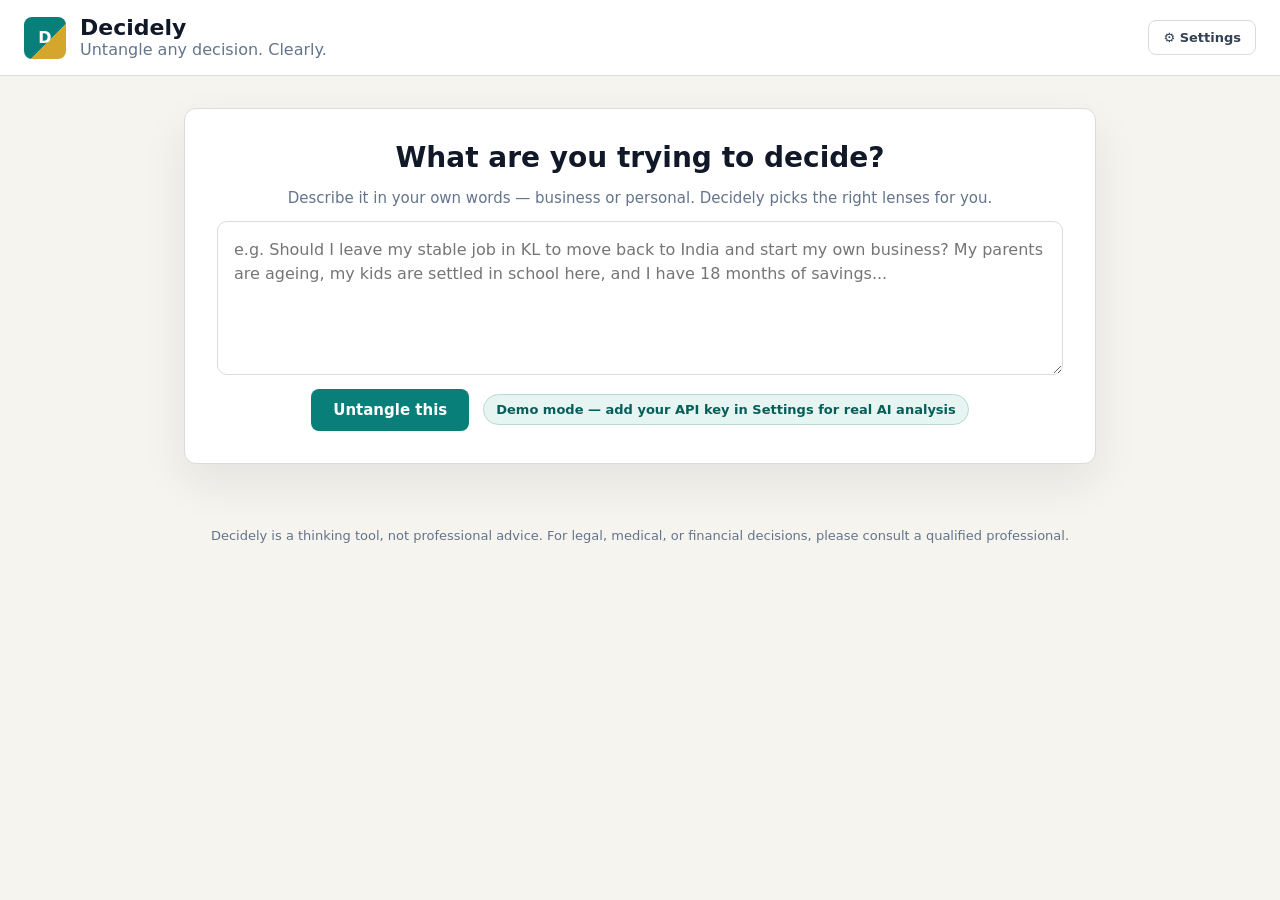
<file: index.html>
<!doctype html>
<html lang="en">
<head>
    <meta charset="utf-8">
    <meta name="viewport" content="width=device-width, initial-scale=1">
    <title>Decidely — Untangle any decision</title>
    <link rel="stylesheet" href="./styles.css">
</head>
<body>
    <header class="topbar">
        <div class="brand-mark" aria-hidden="true">D</div>
        <div class="brand-text">
            <h1>Decidely</h1>
            <p>Untangle any decision. Clearly.</p>
        </div>
        <button id="settingsButton" class="ghost-button" aria-label="Settings">⚙ Settings</button>
    </header>

    <!-- ============ MAIN: Universal Input ============ -->
    <main class="app-shell">
        <section id="heroSection" class="hero">
            <h2>What are you trying to decide?</h2>
            <p class="hero-sub">Describe it in your own words — business or personal. Decidely picks the right lenses for you.</p>
            <textarea id="dilemmaInput" rows="5"
                placeholder="e.g. Should I leave my stable job in KL to move back to India and start my own business? My parents are ageing, my kids are settled in school here, and I have 18 months of savings..."></textarea>
            <div class="hero-actions">
                <button id="analyzeButton" class="primary-button">Untangle this</button>
                <span id="modeBadge" class="mode-badge">Demo mode — add your API key in Settings for real AI analysis</span>
            </div>
            <p id="errorBox" class="error-box" hidden></p>
        </section>

        <!-- ============ RESULTS (hidden until analysis) ============ -->
        <section id="resultsSection" class="results" hidden>
            <div class="analysis-card">
                <div class="analysis-header">
                    <div>
                        <p class="eyebrow"><span id="contextChip" class="context-chip"></span> Suggested direction</p>
                        <h2 id="direction"></h2>
                        <p id="confidenceNote" class="confidence-note"></p>
                    </div>
                </div>
                <nav id="tabsNav" class="tabs" aria-label="Analysis lenses"></nav>
                <section id="analysisContent" class="analysis-content"></section>
            </div>

            <div class="results-side">
                <div class="panel">
                    <div class="panel-header">
                        <h2>Next Actions</h2>
                        <div class="button-row">
                            <button id="saveButton">Save</button>
                            <button id="exportButton">Export</button>
                        </div>
                    </div>
                    <div id="nextActions" class="action-list"></div>
                </div>
                <div class="panel">
                    <h2>Saved decisions</h2>
                    <div id="history" class="history-list"></div>
                </div>
            </div>
        </section>
    </main>

    <!-- ============ SETTINGS MODAL ============ -->
    <div id="settingsModal" class="modal-backdrop" hidden>
        <div class="modal" role="dialog" aria-modal="true" aria-labelledby="settingsTitle">
            <h2 id="settingsTitle">Settings</h2>

            <fieldset class="setup-steps">
                <legend class="setup-legend">Get your free Gemini API key</legend>
                <ol class="steps-list">
                    <li>Go to <a href="https://aistudio.google.com/api-keys" target="_blank" rel="noopener noreferrer"><strong>aistudio.google.com/api-keys</strong></a></li>
                    <li>Click <strong>"+ Create API key"</strong> button</li>
                    <li>Select or create a Google Cloud project</li>
                    <li>Copy the key shown (starts with <code>sk-</code> or <code>AIza-</code>)</li>
                    <li>Paste it below and click "Test key"</li>
                </ol>
            </fieldset>

            <label>
                Your API key
                <input id="apiKeyInput" type="password" placeholder="sk-..." autocomplete="off">
            </label>
            <p class="privacy-note">🔒 <strong>Your privacy:</strong> your key and your decisions are stored only in this browser and sent directly to Google's AI service. Decidely has no server — we never store or see your data.</p>
            <div class="modal-actions">
                <button id="testKeyButton" class="ghost-button">Test key</button>
                <button id="clearKeyButton" class="ghost-button">Remove key</button>
                <button id="saveKeyButton" class="primary-button">Save key</button>
            </div>
        </div>
    </div>

    <!-- ============ COMPASSION PAUSE ============ -->
    <div id="compassionScreen" class="compassion-screen" hidden>
        <div class="compassion-card">
            <h2>Let's pause for a moment 💛</h2>
            <p>What you're going through sounds heavy, and it deserves more than an automated analysis. A caring human can help in a way no AI can.</p>
            <ul>
                <li><strong>US:</strong> call or text <strong>988</strong> (Suicide &amp; Crisis Lifeline)</li>
                <li><strong>Malaysia:</strong> Befrienders KL — <strong>03-7627 2929</strong></li>
                <li><strong>India:</strong> iCall — <strong>9152987821</strong></li>
                <li><strong>Anywhere:</strong> findahelpline.com or 7cups.com for free emotional support</li>
            </ul>
            <p>Nothing you typed was sent anywhere. It stays on your device.</p>
            <button id="compassionBack" class="ghost-button">← Go back</button>
        </div>
    </div>

    <footer class="app-footer">
        <p>Decidely is a thinking tool, not professional advice. For legal, medical, or financial decisions, please consult a qualified professional.</p>
    </footer>

    <script src="./app.js"></script>
</body>
</html>
</file>
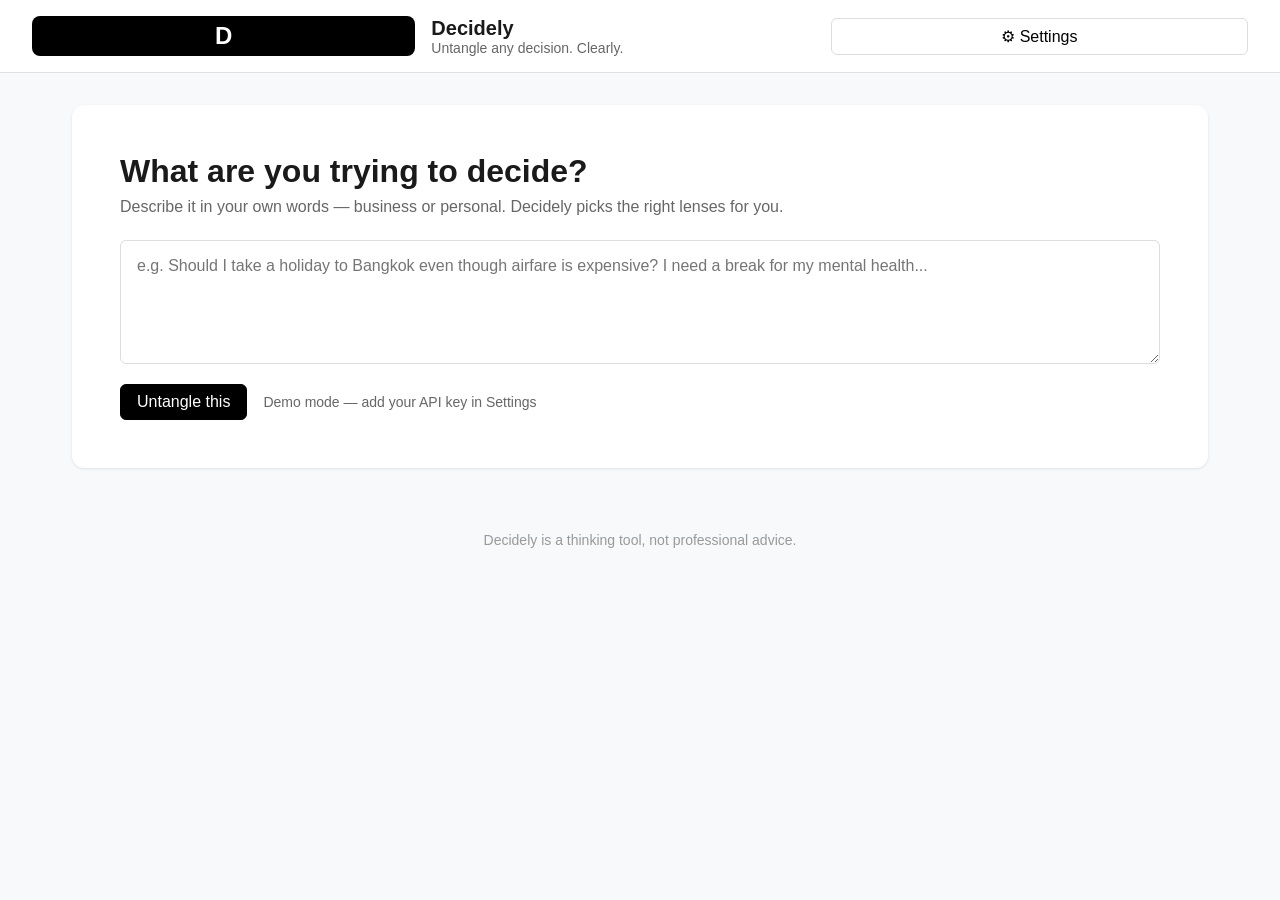
<file: decidely-standalone.html>
<!doctype html>
<html lang="en">
<head>
    <meta charset="utf-8">
    <meta name="viewport" content="width=device-width, initial-scale=1">
    <title>Decidely — Untangle any decision</title>
    <style>
        * { margin: 0; padding: 0; box-sizing: border-box; }
        body { font-family: -apple-system, BlinkMacSystemFont, "Segoe UI", Roboto, sans-serif; background: #f8f9fa; color: #1a1a1a; }
        .topbar { background: #fff; border-bottom: 1px solid #e0e0e0; padding: 1rem 2rem; display: flex; align-items: center; gap: 1rem; }
        .brand-mark { font-size: 1.5rem; font-weight: bold; width: 40px; height: 40px; background: #000; color: #fff; border-radius: 8px; display: flex; align-items: center; justify-content: center; }
        .brand-text h1 { font-size: 1.25rem; margin: 0; }
        .brand-text p { font-size: 0.875rem; color: #666; margin: 0; }
        .topbar > * { flex: 1; }
        button { padding: 0.5rem 1rem; border: 1px solid #ddd; border-radius: 6px; cursor: pointer; font-size: 1rem; background: #fff; }
        button.primary { background: #000; color: #fff; border-color: #000; }
        button:disabled { opacity: 0.6; cursor: not-allowed; }
        .app-shell { max-width: 1200px; margin: 2rem auto; padding: 0 2rem; }
        .hero { background: #fff; padding: 3rem; border-radius: 12px; margin-bottom: 2rem; box-shadow: 0 1px 3px rgba(0,0,0,0.1); }
        .hero h2 { font-size: 2rem; margin-bottom: 0.5rem; }
        .hero-sub { color: #666; margin-bottom: 1.5rem; }
        textarea { width: 100%; padding: 1rem; border: 1px solid #ddd; border-radius: 6px; font-family: inherit; font-size: 1rem; resize: vertical; }
        .hero-actions { display: flex; gap: 1rem; align-items: center; margin-top: 1rem; }
        .mode-badge { font-size: 0.875rem; color: #666; }
        .error-box { color: #d32f2f; padding: 1rem; background: #ffebee; border-radius: 6px; margin-top: 1rem; display: none; }
        .results { display: none; }
        .results.active { display: grid; grid-template-columns: 2fr 1fr; gap: 2rem; }
        .analysis-card { background: #fff; padding: 2rem; border-radius: 12px; box-shadow: 0 1px 3px rgba(0,0,0,0.1); }
        .analysis-header h2 { font-size: 1.75rem; margin: 0.5rem 0; }
        .context-chip { display: inline-block; padding: 0.25rem 0.75rem; background: #e0e0e0; border-radius: 12px; font-size: 0.875rem; }
        .confidence-note { font-size: 0.875rem; color: #666; margin-top: 0.5rem; }
        .tabs { display: flex; gap: 1rem; border-bottom: 1px solid #e0e0e0; margin: 1.5rem 0; }
        .tab { padding: 0.75rem 1rem; border: none; background: none; cursor: pointer; border-bottom: 2px solid transparent; color: #666; }
        .tab.active { color: #000; border-bottom-color: #000; }
        .analysis-content { margin-top: 1rem; }
        .two-column { display: grid; grid-template-columns: 1fr 1fr; gap: 1rem; }
        .result-box { background: #f8f9fa; padding: 1rem; border-radius: 6px; }
        .result-box h3 { margin: 0 0 0.5rem 0; }
        .result-box ul { margin-left: 1.5rem; }
        .result-box li { margin: 0.5rem 0; }
        .panel { background: #fff; padding: 1.5rem; border-radius: 12px; box-shadow: 0 1px 3px rgba(0,0,0,0.1); margin-bottom: 1rem; }
        .panel h2 { font-size: 1rem; margin-bottom: 1rem; }
        .action-list div { padding: 0.5rem 0; border-bottom: 1px solid #e0e0e0; }
        .history-item { padding: 0.75rem 0; border-bottom: 1px solid #e0e0e0; }
        .history-item button { background: none; border: none; color: #0066cc; cursor: pointer; text-align: left; width: 100%; padding: 0; }
        .history-meta { font-size: 0.75rem; color: #999; margin-top: 0.25rem; }
        .modal-backdrop { display: none; position: fixed; top: 0; left: 0; right: 0; bottom: 0; background: rgba(0,0,0,0.5); z-index: 1000; align-items: center; justify-content: center; }
        .modal-backdrop.active { display: flex; }
        .modal { background: #fff; padding: 2rem; border-radius: 12px; max-width: 500px; width: 90%; }
        .modal input { width: 100%; padding: 0.75rem; border: 1px solid #ddd; border-radius: 6px; margin: 0.5rem 0 1rem 0; }
        .modal label { display: block; margin-bottom: 0.5rem; font-weight: 600; }
        .modal-actions { display: flex; gap: 1rem; margin-top: 1.5rem; }
        .help-text { font-size: 0.875rem; color: #666; margin: 0.5rem 0; }
        .privacy-note { font-size: 0.875rem; background: #f0f0f0; padding: 1rem; border-radius: 6px; margin: 1rem 0; }
        .compassion-screen { display: none; position: fixed; top: 0; left: 0; right: 0; bottom: 0; background: rgba(0,0,0,0.5); z-index: 2000; align-items: center; justify-content: center; }
        .compassion-screen.active { display: flex; }
        .compassion-card { background: #fff; padding: 2rem; border-radius: 12px; max-width: 600px; width: 90%; }
        .compassion-card h2 { margin-bottom: 1rem; }
        .compassion-card ul { margin-left: 1.5rem; margin: 1rem 0; }
        .compassion-card li { margin: 0.5rem 0; }
        .app-footer { text-align: center; padding: 2rem; color: #999; font-size: 0.875rem; }
    </style>
</head>
<body>
    <header class="topbar">
        <div class="brand-mark">D</div>
        <div class="brand-text">
            <h1>Decidely</h1>
            <p>Untangle any decision. Clearly.</p>
        </div>
        <button id="settingsButton">⚙ Settings</button>
    </header>

    <main class="app-shell">
        <section class="hero">
            <h2>What are you trying to decide?</h2>
            <p class="hero-sub">Describe it in your own words — business or personal. Decidely picks the right lenses for you.</p>
            <textarea id="dilemmaInput" rows="5" placeholder="e.g. Should I take a holiday to Bangkok even though airfare is expensive? I need a break for my mental health..."></textarea>
            <div class="hero-actions">
                <button id="analyzeButton" class="primary">Untangle this</button>
                <span id="modeBadge" class="mode-badge">Demo mode</span>
            </div>
            <p id="errorBox" class="error-box"></p>
        </section>

        <section id="resultsSection" class="results">
            <div class="analysis-card">
                <div class="analysis-header">
                    <p><span id="contextChip" class="context-chip"></span> Suggested direction</p>
                    <h2 id="direction"></h2>
                    <p id="confidenceNote" class="confidence-note"></p>
                </div>
                <nav id="tabsNav" class="tabs"></nav>
                <section id="analysisContent" class="analysis-content"></section>
            </div>

            <div>
                <div class="panel">
                    <div class="panel-header">
                        <h2>Next Actions</h2>
                        <div style="display: flex; gap: 0.5rem;">
                            <button id="saveButton">Save</button>
                            <button id="exportButton">Export</button>
                        </div>
                    </div>
                    <div id="nextActions" class="action-list"></div>
                </div>
                <div class="panel">
                    <h2>Saved decisions</h2>
                    <div id="history" class="history-list"></div>
                </div>
            </div>
        </section>
    </main>

    <div id="settingsModal" class="modal-backdrop">
        <div class="modal" role="dialog" aria-modal="true">
            <h2>Settings</h2>
            <label>
                Google Gemini API key
                <input id="apiKeyInput" type="password" placeholder="Paste your Gemini API key">
            </label>
            <p class="help-text">Get a free key at <strong>aistudio.google.com</strong> → "Get API key".</p>
            <p class="privacy-note">🔒 <strong>Your privacy:</strong> your key and decisions are stored only in this browser. Decidely has no server.</p>
            <div class="modal-actions">
                <button id="clearKeyButton">Remove key</button>
                <button id="saveKeyButton" class="primary">Save key</button>
            </div>
        </div>
    </div>

    <div id="compassionScreen" class="compassion-screen">
        <div class="compassion-card">
            <h2>Let's pause for a moment 💛</h2>
            <p>What you're going through sounds heavy. A caring human can help.</p>
            <ul>
                <li><strong>US:</strong> 988 (Suicide & Crisis Lifeline)</li>
                <li><strong>Malaysia:</strong> Befrienders KL — 03-7627 2929</li>
                <li><strong>India:</strong> iCall — 9152987821</li>
            </ul>
            <button id="compassionBack">← Go back</button>
        </div>
    </div>

    <footer class="app-footer">
        <p>Decidely is a thinking tool, not professional advice.</p>
    </footer>

    <script>
        const els = {
            dilemma: document.querySelector("#dilemmaInput"),
            analyzeButton: document.querySelector("#analyzeButton"),
            modeBadge: document.querySelector("#modeBadge"),
            errorBox: document.querySelector("#errorBox"),
            results: document.querySelector("#resultsSection"),
            contextChip: document.querySelector("#contextChip"),
            direction: document.querySelector("#direction"),
            confidenceNote: document.querySelector("#confidenceNote"),
            tabsNav: document.querySelector("#tabsNav"),
            analysisContent: document.querySelector("#analysisContent"),
            nextActions: document.querySelector("#nextActions"),
            history: document.querySelector("#history"),
            saveButton: document.querySelector("#saveButton"),
            exportButton: document.querySelector("#exportButton"),
            settingsButton: document.querySelector("#settingsButton"),
            settingsModal: document.querySelector("#settingsModal"),
            apiKeyInput: document.querySelector("#apiKeyInput"),
            saveKeyButton: document.querySelector("#saveKeyButton"),
            clearKeyButton: document.querySelector("#clearKeyButton"),
            compassionScreen: document.querySelector("#compassionScreen"),
            compassionBack: document.querySelector("#compassionBack"),
        };

        const state = { analysis: null, activeTab: 0 };

        const CRISIS_PATTERNS = [
            /suicid/i, /kill (myself|me)/i, /end (my|it all) life/i, /self[- ]harm/i,
            /hurt (myself|me)/i, /want to die/i, /don'?t want to (live|be alive)/i,
        ];

        function isCrisis(text) { return CRISIS_PATTERNS.some(p => p.test(text)); }

        function getApiKey() { return localStorage.getItem("decidely-gemini-key") || ""; }

        function updateModeBadge() {
            els.modeBadge.textContent = getApiKey()
                ? "AI mode — powered by your Gemini key"
                : "Demo mode — add your API key in Settings";
        }

        async function callGemini(dilemma, key) {
            const prompt = `You are Decidely, a decision-analysis assistant. Analyze this dilemma and respond ONLY with JSON:
{
  "context": "business" | "personal" | "mixed",
  "direction": "one-sentence suggestion",
  "confidence_note": "one plain-language confidence note",
  "tabs": [ { "title": "lens name", "sections": [ { "title": "section", "items": ["point"] } ] } ],
  "next_steps": ["action"]
}
Rules: Use Values Compass/Regret Minimization for personal. Use Pros & Cons/SWOT for business.

Dilemma: """${dilemma}"""`;

            const response = await fetch(
                `https://generativelanguage.googleapis.com/v1beta/models/gemini-2.0-flash:generateContent?key=${encodeURIComponent(key)}`,
                {
                    method: "POST",
                    headers: { "Content-Type": "application/json" },
                    body: JSON.stringify({
                        contents: [{ parts: [{ text: prompt }] }],
                        generationConfig: { responseMimeType: "application/json", temperature: 0.4 },
                    }),
                }
            );

            if (!response.ok) throw new Error("API error: " + response.status);
            const data = await response.json();
            const text = data?.candidates?.[0]?.content?.parts?.[0]?.text;
            if (!text) throw new Error("Empty response");
            return JSON.parse(text);
        }

        function demoAnalysis(dilemma) {
            const personalWords = ["family", "parents", "marriage", "relationship", "move", "feel", "happy", "kids", "life", "friend", "home"];
            const personalHits = personalWords.filter(w => dilemma.toLowerCase().includes(w)).length;
            const context = personalHits >= 2 ? "personal" : personalHits === 1 ? "mixed" : "business";

            const businessTabs = [
                { title: "Pros & Cons", sections: [
                    { title: "Pros", items: ["Clarifies assumptions", "Starts reversible", "Creates a record"] },
                    { title: "Cons", items: ["Needs stakeholder buy-in", "Short-term effort", "Rollout matters"] },
                ]},
                { title: "SWOT", sections: [
                    { title: "Strengths", items: ["Clear framing", "Reusable"] },
                    { title: "Weaknesses", items: ["Depends on honest input", "Directional only"] },
                    { title: "Opportunities", items: ["Repeatable playbook", "Better next time"] },
                    { title: "Threats", items: ["Garbage in, garbage out", "Overconfidence"] },
                ]},
            ];
            const personalTabs = [
                { title: "Values Compass", sections: [
                    { title: "What matters here", items: ["Connection with people", "Security vs. growth", "No guilt looking back"] },
                    { title: "Sit with", items: ["What if no one judged?", "What's 'enough' for you?"] },
                ]},
                { title: "Regret Minimization", sections: [
                    { title: "At 80, looking back", items: ["Which would you regret NOT trying?", "Action regret fades; inaction compounds", "What's truly reversible?"] },
                ]},
            ];

            return {
                context,
                direction: "Test your leanings with one small, reversible step first.",
                confidence_note: "Demo mode — generic framework, not real analysis. Add API key for that.",
                tabs: context === "personal" ? personalTabs : context === "mixed" ? [personalTabs[0], businessTabs[0]] : businessTabs,
                next_steps: ["Write down the assumptions that would change your mind", "Name the decision deadline", "Identify the smallest reversible first step"],
            };
        }

        function renderAnalysis(analysis) {
            state.analysis = analysis;
            state.activeTab = 0;
            const chipLabels = { business: "💼 Business", personal: "💛 Personal", mixed: "🔀 Mixed" };
            els.contextChip.textContent = chipLabels[analysis.context] || "Decision";
            els.direction.textContent = analysis.direction;
            els.confidenceNote.textContent = analysis.confidence_note;
            els.nextActions.innerHTML = (analysis.next_steps || []).map(s => `<div>${s}</div>`).join("");
            renderTabs();
            els.results.classList.add("active");
        }

        function renderTabs() {
            const tabs = state.analysis.tabs || [];
            els.tabsNav.innerHTML = tabs.map((t, i) =>
                `<button class="tab ${i === state.activeTab ? "active" : ""}" data-tab="${i}">${t.title}</button>`
            ).join("");
            els.tabsNav.querySelectorAll("[data-tab]").forEach(b => {
                b.addEventListener("click", () => { state.activeTab = Number(b.dataset.tab); renderTabs(); });
            });
            const active = tabs[state.activeTab];
            els.analysisContent.innerHTML = !active ? "" : `<div class="two-column">${
                (active.sections || []).map(s => `<div class="result-box"><h3>${s.title}</h3><ul>${
                    (s.items || []).map(i => `<li>${i}</li>`).join("")
                }</ul></div>`).join("")
            }</div>`;
        }

        async function analyze() {
            els.errorBox.style.display = "none";
            const dilemma = els.dilemma.value.trim();
            if (!dilemma) { els.errorBox.textContent = "Describe your decision first."; els.errorBox.style.display = "block"; return; }
            if (isCrisis(dilemma)) { els.compassionScreen.classList.add("active"); return; }

            const key = getApiKey();
            els.analyzeButton.disabled = true;
            els.analyzeButton.textContent = key ? "Thinking…" : "Preparing demo…";

            try {
                const analysis = key ? await callGemini(dilemma, key) : demoAnalysis(dilemma);
                if (!Array.isArray(analysis.tabs)) throw new Error("Unexpected response format");
                analysis.dilemma = dilemma;
                renderAnalysis(analysis);
            } catch (error) {
                els.errorBox.textContent = error.message || "Something went wrong. Try again.";
                els.errorBox.style.display = "block";
            } finally {
                els.analyzeButton.disabled = false;
                els.analyzeButton.textContent = "Untangle this";
            }
        }

        function saveCurrentDecision() {
            if (!state.analysis) return;
            const saved = JSON.parse(localStorage.getItem("decidely-decisions") || "[]");
            saved.unshift({ id: crypto.randomUUID(), createdAt: new Date().toLocaleString(), analysis: state.analysis });
            localStorage.setItem("decidely-decisions", JSON.stringify(saved.slice(0, 12)));
            renderHistory();
        }

        function renderHistory() {
            const saved = JSON.parse(localStorage.getItem("decidely-decisions") || "[]");
            els.history.innerHTML = saved.length ? saved.map(item => `
                <div class="history-item">
                    <button data-load="${item.id}">${item.analysis.dilemma || "Saved decision"}</button>
                    <div class="history-meta">${item.createdAt}</div>
                </div>
            `).join("") : "<p>No saved decisions yet.</p>";
            els.history.querySelectorAll("[data-load]").forEach(b => {
                b.addEventListener("click", () => {
                    const item = JSON.parse(localStorage.getItem("decidely-decisions") || "[]").find(s => s.id === b.dataset.load);
                    if (item) { els.dilemma.value = item.analysis.dilemma || ""; renderAnalysis(item.analysis); }
                });
            });
        }

        els.analyzeButton.addEventListener("click", analyze);
        els.dilemma.addEventListener("keydown", e => { if (e.key === "Enter" && (e.metaKey || e.ctrlKey)) analyze(); });
        els.saveButton.addEventListener("click", saveCurrentDecision);
        els.exportButton.addEventListener("click", () => {
            if (!state.analysis) return;
            const blob = new Blob([JSON.stringify(state.analysis, null, 2)], { type: "application/json" });
            const a = document.createElement("a");
            a.href = URL.createObjectURL(blob);
            a.download = "decidely-decision.json";
            a.click();
            URL.revokeObjectURL(a.href);
        });
        els.settingsButton.addEventListener("click", () => {
            els.apiKeyInput.value = getApiKey();
            els.settingsModal.classList.add("active");
        });
        els.saveKeyButton.addEventListener("click", () => {
            const key = els.apiKeyInput.value.trim();
            if (key) localStorage.setItem("decidely-gemini-key", key);
            els.settingsModal.classList.remove("active");
            updateModeBadge();
        });
        els.clearKeyButton.addEventListener("click", () => {
            localStorage.removeItem("decidely-gemini-key");
            els.apiKeyInput.value = "";
            els.settingsModal.classList.remove("active");
            updateModeBadge();
        });
        els.settingsModal.addEventListener("click", e => { if (e.target === els.settingsModal) els.settingsModal.classList.remove("active"); });
        els.compassionBack.addEventListener("click", () => els.compassionScreen.classList.remove("active"));
        updateModeBadge();
        renderHistory();
    </script>
</body>
</html>
</file>
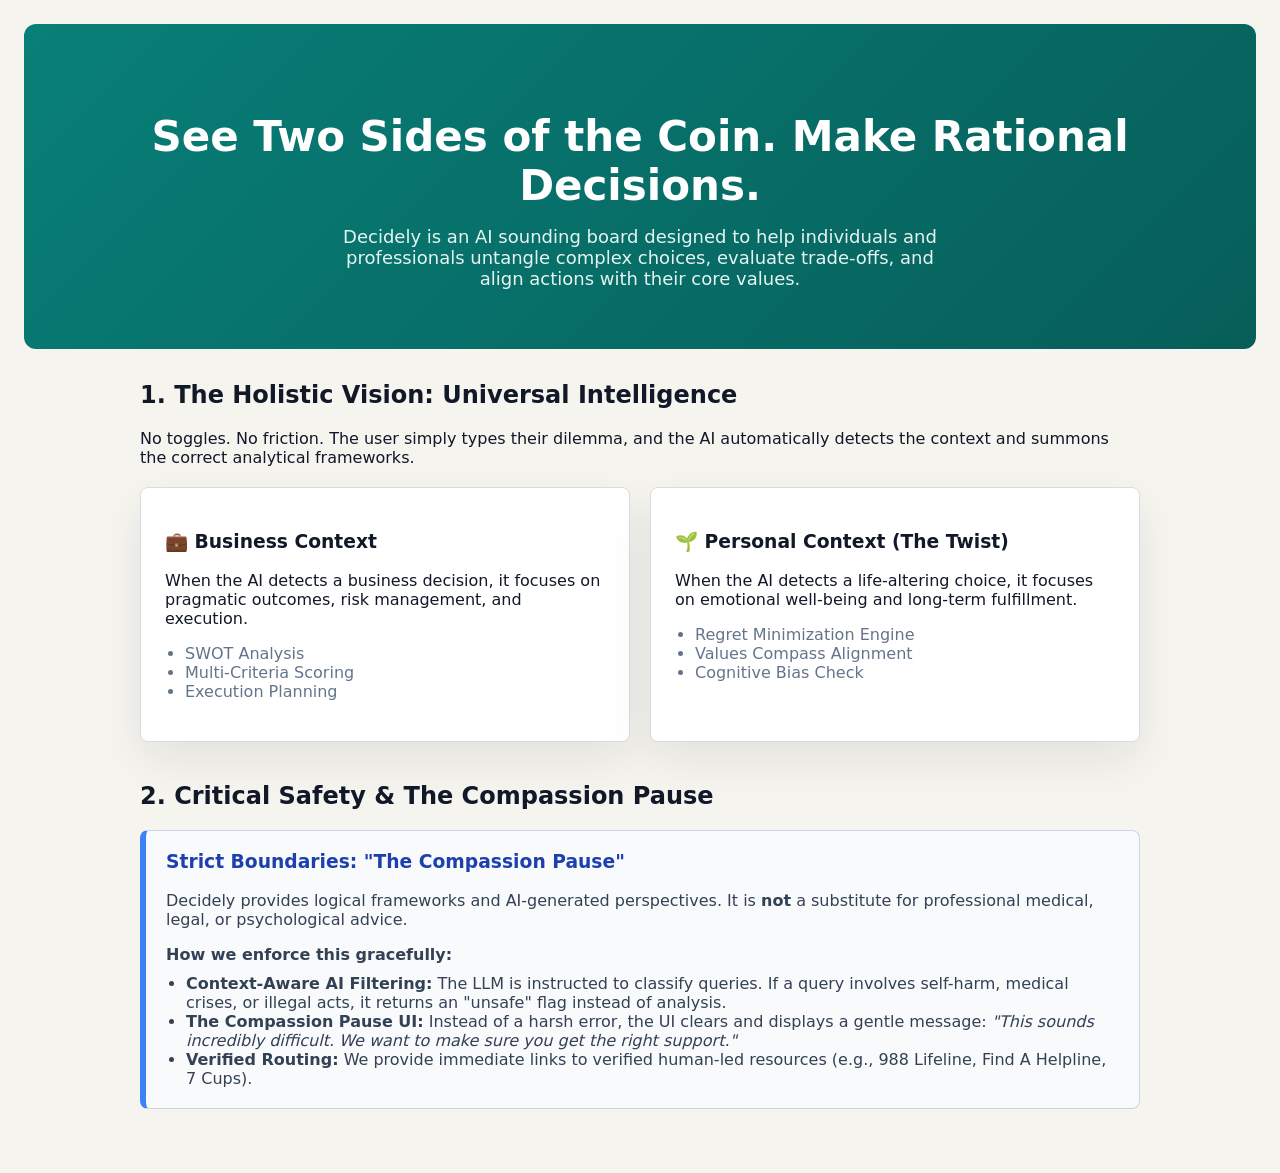
<file: vision.html>
<!doctype html>
<html lang="en">
<head>
    <meta charset="utf-8">
    <meta name="viewport" content="width=device-width, initial-scale=1">
    <title>Decidely - Vision & Goals</title>
    <style>
        :root {
            --bg: #f6f4ef;
            --surface: #ffffff;
            --ink: #111827;
            --muted: #64748b;
            --line: #d8ddd9;
            --teal: #087f78;
            --teal-dark: #075e59;
            --shadow: 0 18px 45px rgba(15, 23, 42, 0.08);
        }
        body { font-family: system-ui, sans-serif; background: var(--bg); color: var(--ink); margin: 0; padding: 24px; }
        .vision-hero { background: linear-gradient(135deg, var(--teal) 0%, var(--teal-dark) 100%); color: white; padding: 60px 24px; text-align: center; border-radius: 12px; margin-bottom: 32px; }
        .vision-hero h1 { font-size: 42px; margin-bottom: 16px; color: white; }
        .vision-hero p { font-size: 18px; max-width: 600px; margin: 0 auto; color: #e6f5f2; }
        .vision-section { margin-bottom: 40px; max-width: 1000px; margin-left: auto; margin-right: auto; }
        .vision-grid { display: grid; grid-template-columns: repeat(auto-fit, minmax(300px, 1fr)); gap: 20px; margin-top: 20px; }
        .vision-card { background: white; padding: 24px; border-radius: 8px; border: 1px solid var(--line); box-shadow: var(--shadow); }
        .guardrail-alert { background: #f8fafc; border: 1px solid #cbd5e1; border-left: 6px solid #3b82f6; padding: 20px; border-radius: 8px; margin-top: 20px; }
        .guardrail-alert h3 { color: #1e40af; margin-top: 0; }
        .guardrail-alert p { color: #334155; margin-bottom: 10px; }
        .guardrail-alert ul { color: #334155; padding-left: 20px; margin: 0; }
    </style>
</head>
<body>
    <div class="vision-hero">
        <h1>See Two Sides of the Coin. Make Rational Decisions.</h1>
        <p>Decidely is an AI sounding board designed to help individuals and professionals untangle complex choices, evaluate trade-offs, and align actions with their core values.</p>
    </div>

    <section class="vision-section">
        <h2>1. The Holistic Vision: Universal Intelligence</h2>
        <p>No toggles. No friction. The user simply types their dilemma, and the AI automatically detects the context and summons the correct analytical frameworks.</p>
        <div class="vision-grid">
            <div class="vision-card">
                <h3>💼 Business Context</h3>
                <p>When the AI detects a business decision, it focuses on pragmatic outcomes, risk management, and execution.</p>
                <ul style="margin-top: 10px; padding-left: 20px; color: var(--muted);">
                    <li>SWOT Analysis</li>
                    <li>Multi-Criteria Scoring</li>
                    <li>Execution Planning</li>
                </ul>
            </div>
            <div class="vision-card">
                <h3>🌱 Personal Context (The Twist)</h3>
                <p>When the AI detects a life-altering choice, it focuses on emotional well-being and long-term fulfillment.</p>
                <ul style="margin-top: 10px; padding-left: 20px; color: var(--muted);">
                    <li>Regret Minimization Engine</li>
                    <li>Values Compass Alignment</li>
                    <li>Cognitive Bias Check</li>
                </ul>
            </div>
        </div>
    </section>

    <section class="vision-section">
        <h2>2. Critical Safety & The Compassion Pause</h2>
        <div class="guardrail-alert">
            <h3>Strict Boundaries: "The Compassion Pause"</h3>
            <p>Decidely provides logical frameworks and AI-generated perspectives. It is <strong>not</strong> a substitute for professional medical, legal, or psychological advice.</p>
            <p><strong>How we enforce this gracefully:</strong></p>
            <ul>
                <li><strong>Context-Aware AI Filtering:</strong> The LLM is instructed to classify queries. If a query involves self-harm, medical crises, or illegal acts, it returns an "unsafe" flag instead of analysis.</li>
                <li><strong>The Compassion Pause UI:</strong> Instead of a harsh error, the UI clears and displays a gentle message: <em>"This sounds incredibly difficult. We want to make sure you get the right support."</em></li>
                <li><strong>Verified Routing:</strong> We provide immediate links to verified human-led resources (e.g., 988 Lifeline, Find A Helpline, 7 Cups).</li>
            </ul>
        </div>
    </section>
</body>
</html>
</file>
<file: styles.css>
:root {
    color-scheme: light;
    --bg: #f6f4ef;
    --surface: #ffffff;
    --surface-soft: #f1f5f4;
    --ink: #111827;
    --muted: #64748b;
    --line: #d8ddd9;
    --teal: #087f78;
    --teal-dark: #075e59;
    --gold: #d4a72c;
    --green: #167047;
    --red: #a43f3f;
    --shadow: 0 18px 45px rgba(15, 23, 42, 0.08);
}

[hidden] {
    display: none !important;
}

* {
    box-sizing: border-box;
}

body {
    margin: 0;
    background: var(--bg);
    color: var(--ink);
    font-family: Inter, ui-sans-serif, system-ui, -apple-system, BlinkMacSystemFont, "Segoe UI", sans-serif;
}

button,
input,
textarea {
    font: inherit;
}

button {
    cursor: pointer;
}

h1,
h2,
p {
    margin: 0;
}

h1 {
    font-size: 22px;
    line-height: 1.1;
}

h2 {
    font-size: 16px;
}

/* ---------- Top bar ---------- */
.topbar {
    display: grid;
    grid-template-columns: auto 1fr auto;
    gap: 14px;
    align-items: center;
    border-bottom: 1px solid var(--line);
    background: var(--surface);
    padding: 16px 24px;
}

.topbar p {
    color: var(--muted);
}

.brand-mark {
    display: grid;
    width: 42px;
    height: 42px;
    place-items: center;
    border-radius: 8px;
    background: linear-gradient(135deg, var(--teal) 0 58%, var(--gold) 58% 100%);
    color: white;
    font-weight: 800;
}

/* ---------- Buttons ---------- */
.primary-button {
    border: 0;
    border-radius: 8px;
    background: var(--teal);
    color: white;
    padding: 12px 22px;
    font-size: 15px;
    font-weight: 700;
}

.primary-button:hover {
    background: var(--teal-dark);
}

.primary-button:disabled {
    opacity: 0.6;
    cursor: wait;
}

.ghost-button {
    border: 1px solid var(--line);
    border-radius: 8px;
    background: white;
    color: #334155;
    padding: 9px 14px;
    font-size: 13px;
    font-weight: 700;
}

/* ---------- Hero: universal input ---------- */
.app-shell {
    max-width: 960px;
    margin: 0 auto;
    padding: 32px 24px 64px;
}

.hero {
    display: grid;
    gap: 14px;
    border: 1px solid var(--line);
    border-radius: 12px;
    background: var(--surface);
    box-shadow: var(--shadow);
    padding: 32px;
    text-align: center;
}

.hero h2 {
    font-size: 28px;
    line-height: 1.2;
}

.hero-sub {
    color: var(--muted);
    font-size: 15px;
}

.hero textarea {
    width: 100%;
    border: 1px solid var(--line);
    border-radius: 10px;
    background: white;
    color: var(--ink);
    padding: 16px;
    font-size: 16px;
    line-height: 1.5;
    resize: vertical;
    outline: none;
}

.hero textarea:focus {
    border-color: var(--teal);
    box-shadow: 0 0 0 3px rgba(8, 127, 120, 0.15);
}

.hero-actions {
    display: flex;
    flex-wrap: wrap;
    gap: 14px;
    align-items: center;
    justify-content: center;
}

.mode-badge {
    border: 1px solid #b7d9d4;
    border-radius: 999px;
    background: #e6f5f2;
    color: var(--teal-dark);
    padding: 7px 12px;
    font-size: 13px;
    font-weight: 600;
}

.error-box {
    border: 1px solid #e2b8b8;
    border-radius: 8px;
    background: #fbeeee;
    color: var(--red);
    padding: 12px 14px;
    font-size: 14px;
    text-align: left;
}

/* ---------- Results ---------- */
.results {
    display: grid;
    gap: 20px;
    margin-top: 24px;
}

.analysis-card,
.panel {
    border: 1px solid var(--line);
    border-radius: 12px;
    background: var(--surface);
    box-shadow: var(--shadow);
    padding: 22px;
}

.analysis-header {
    border-bottom: 1px solid var(--line);
    padding-bottom: 18px;
    margin-bottom: 16px;
}

.eyebrow {
    color: var(--muted);
    font-size: 13px;
    font-weight: 700;
    text-transform: uppercase;
    letter-spacing: 0.04em;
}

.context-chip {
    display: inline-block;
    border: 1px solid #b7d9d4;
    border-radius: 999px;
    background: #e6f5f2;
    color: var(--teal-dark);
    padding: 4px 10px;
    margin-right: 8px;
    font-size: 12px;
    text-transform: none;
    letter-spacing: 0;
}

.analysis-header h2 {
    margin-top: 8px;
    font-size: 22px;
    line-height: 1.3;
}

.confidence-note {
    margin-top: 8px;
    color: var(--muted);
    font-size: 14px;
    font-style: italic;
}

.tabs {
    display: flex;
    flex-wrap: wrap;
    gap: 8px;
    margin-bottom: 16px;
}

.tabs button {
    border: 1px solid var(--line);
    border-radius: 7px;
    background: white;
    color: #334155;
    padding: 9px 13px;
    font-size: 13px;
    font-weight: 700;
}

.tabs button.active {
    border-color: var(--ink);
    background: var(--ink);
    color: white;
}

.analysis-content {
    display: grid;
    gap: 14px;
}

.two-column {
    display: grid;
    grid-template-columns: repeat(2, minmax(0, 1fr));
    gap: 14px;
}

.result-box {
    border: 1px solid var(--line);
    border-radius: 8px;
    background: var(--surface-soft);
    padding: 16px;
}

.result-box h3 {
    margin: 0 0 10px;
    font-size: 14px;
}

.result-box ul {
    display: grid;
    gap: 9px;
    margin: 0;
    padding-left: 18px;
    color: #334155;
    line-height: 1.5;
}

/* ---------- Side panels ---------- */
.results-side {
    display: grid;
    grid-template-columns: repeat(2, minmax(0, 1fr));
    gap: 20px;
}

.panel {
    display: flex;
    flex-direction: column;
    gap: 14px;
}

.panel-header {
    display: flex;
    align-items: center;
    justify-content: space-between;
    gap: 12px;
}

.button-row {
    display: flex;
    gap: 8px;
}

.panel-header button {
    border: 1px solid var(--line);
    border-radius: 7px;
    background: white;
    color: #334155;
    padding: 8px 11px;
    font-size: 13px;
    font-weight: 700;
}

.action-list,
.history-list {
    display: grid;
    gap: 10px;
}

.action-list div,
.history-item {
    border: 1px solid var(--line);
    border-radius: 8px;
    background: var(--surface-soft);
    padding: 13px;
    color: #334155;
    font-size: 14px;
    line-height: 1.45;
}

.history-list p {
    color: var(--muted);
    font-size: 14px;
}

.history-item {
    display: grid;
    gap: 8px;
}

.history-item button {
    border: 0;
    background: transparent;
    color: var(--ink);
    padding: 0;
    text-align: left;
    font-weight: 700;
    line-height: 1.4;
}

.history-meta {
    color: var(--muted);
    font-size: 12px;
}

/* ---------- Settings modal ---------- */
.modal-backdrop {
    position: fixed;
    inset: 0;
    display: grid;
    place-items: center;
    background: rgba(15, 23, 42, 0.45);
    padding: 20px;
    z-index: 50;
}

.modal {
    display: grid;
    gap: 14px;
    width: min(460px, 100%);
    border-radius: 12px;
    background: var(--surface);
    box-shadow: var(--shadow);
    padding: 26px;
}

.modal label {
    display: grid;
    gap: 7px;
    color: #334155;
    font-size: 13px;
    font-weight: 700;
}

.modal input {
    width: 100%;
    border: 1px solid var(--line);
    border-radius: 7px;
    padding: 10px 11px;
    outline: none;
}

.modal input:focus {
    border-color: var(--teal);
    box-shadow: 0 0 0 3px rgba(8, 127, 120, 0.15);
}

.help-text {
    color: var(--muted);
    font-size: 13px;
}

.setup-steps {
    border: 1px solid var(--line);
    border-radius: 8px;
    padding: 14px;
    margin: 0;
    background: var(--surface-soft);
}

.setup-legend {
    font-size: 13px;
    font-weight: 600;
    color: var(--muted);
    margin-bottom: 10px;
    display: block;
}

.steps-list {
    margin: 0;
    padding-left: 20px;
    font-size: 13px;
    color: #334155;
    line-height: 1.6;
}

.steps-list li {
    margin-bottom: 6px;
}

.steps-list strong {
    color: var(--ink);
}

.steps-list a {
    color: var(--teal);
    text-decoration: none;
    border-bottom: 1px solid var(--teal);
}

.steps-list a:hover {
    color: var(--teal-dark);
    border-bottom-color: var(--teal-dark);
}

.privacy-note {
    border: 1px solid #b7d9d4;
    border-radius: 8px;
    background: #e6f5f2;
    color: var(--teal-dark);
    padding: 12px;
    font-size: 13px;
    line-height: 1.5;
}

.modal-actions {
    display: flex;
    gap: 10px;
    justify-content: flex-end;
}

/* ---------- Compassion Pause ---------- */
.compassion-screen {
    position: fixed;
    inset: 0;
    display: grid;
    place-items: center;
    background: rgba(246, 244, 239, 0.97);
    padding: 20px;
    z-index: 60;
}

.compassion-card {
    display: grid;
    gap: 16px;
    width: min(520px, 100%);
    border: 1px solid var(--line);
    border-radius: 14px;
    background: var(--surface);
    box-shadow: var(--shadow);
    padding: 32px;
}

.compassion-card h2 {
    font-size: 22px;
}

.compassion-card p {
    color: #334155;
    line-height: 1.6;
}

.compassion-card ul {
    display: grid;
    gap: 10px;
    margin: 0;
    padding-left: 20px;
    color: #334155;
    line-height: 1.5;
}

.compassion-card button {
    justify-self: start;
}

/* ---------- Footer ---------- */
.app-footer {
    max-width: 960px;
    margin: 0 auto;
    padding: 0 24px 32px;
    color: var(--muted);
    font-size: 13px;
    text-align: center;
}

/* ---------- Responsive ---------- */
@media (max-width: 760px) {
    .hero {
        padding: 22px;
        text-align: left;
    }

    .hero-actions {
        justify-content: flex-start;
    }

    .two-column,
    .results-side {
        grid-template-columns: 1fr;
    }
}
</file>
